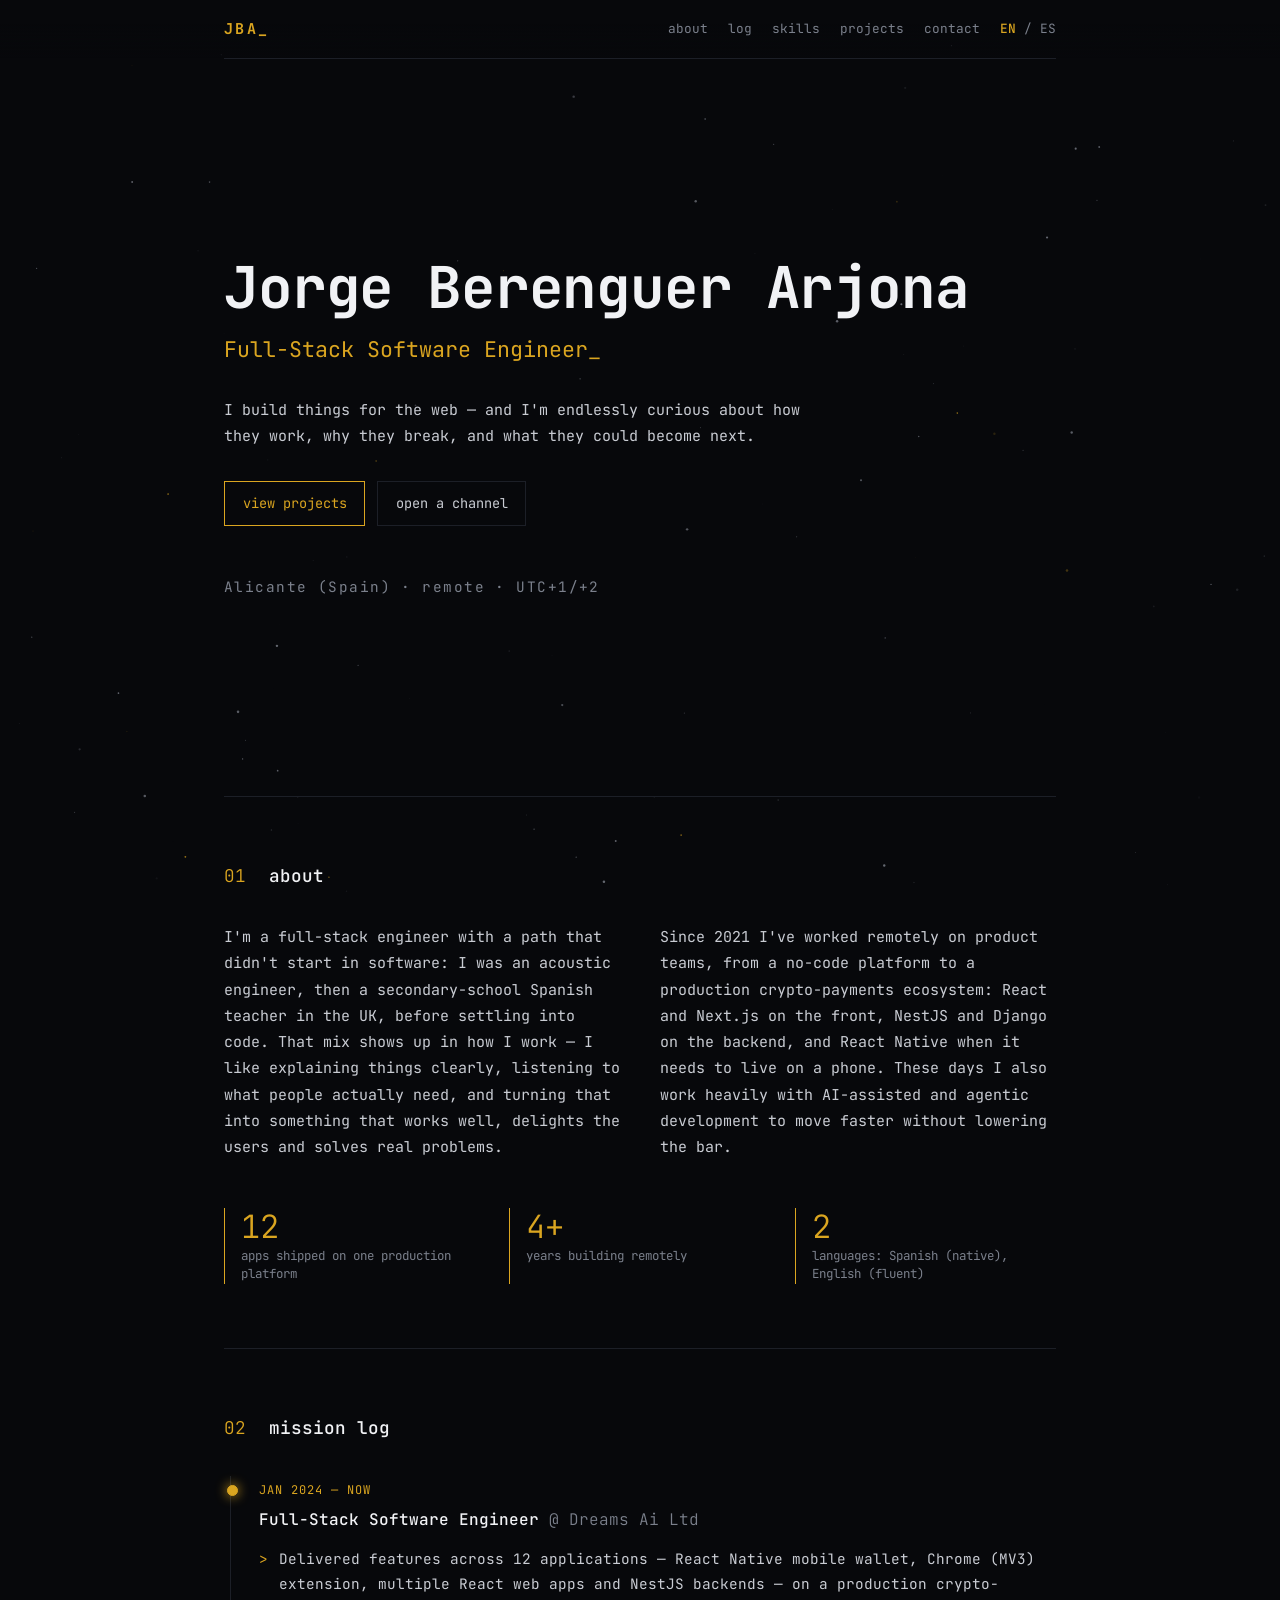
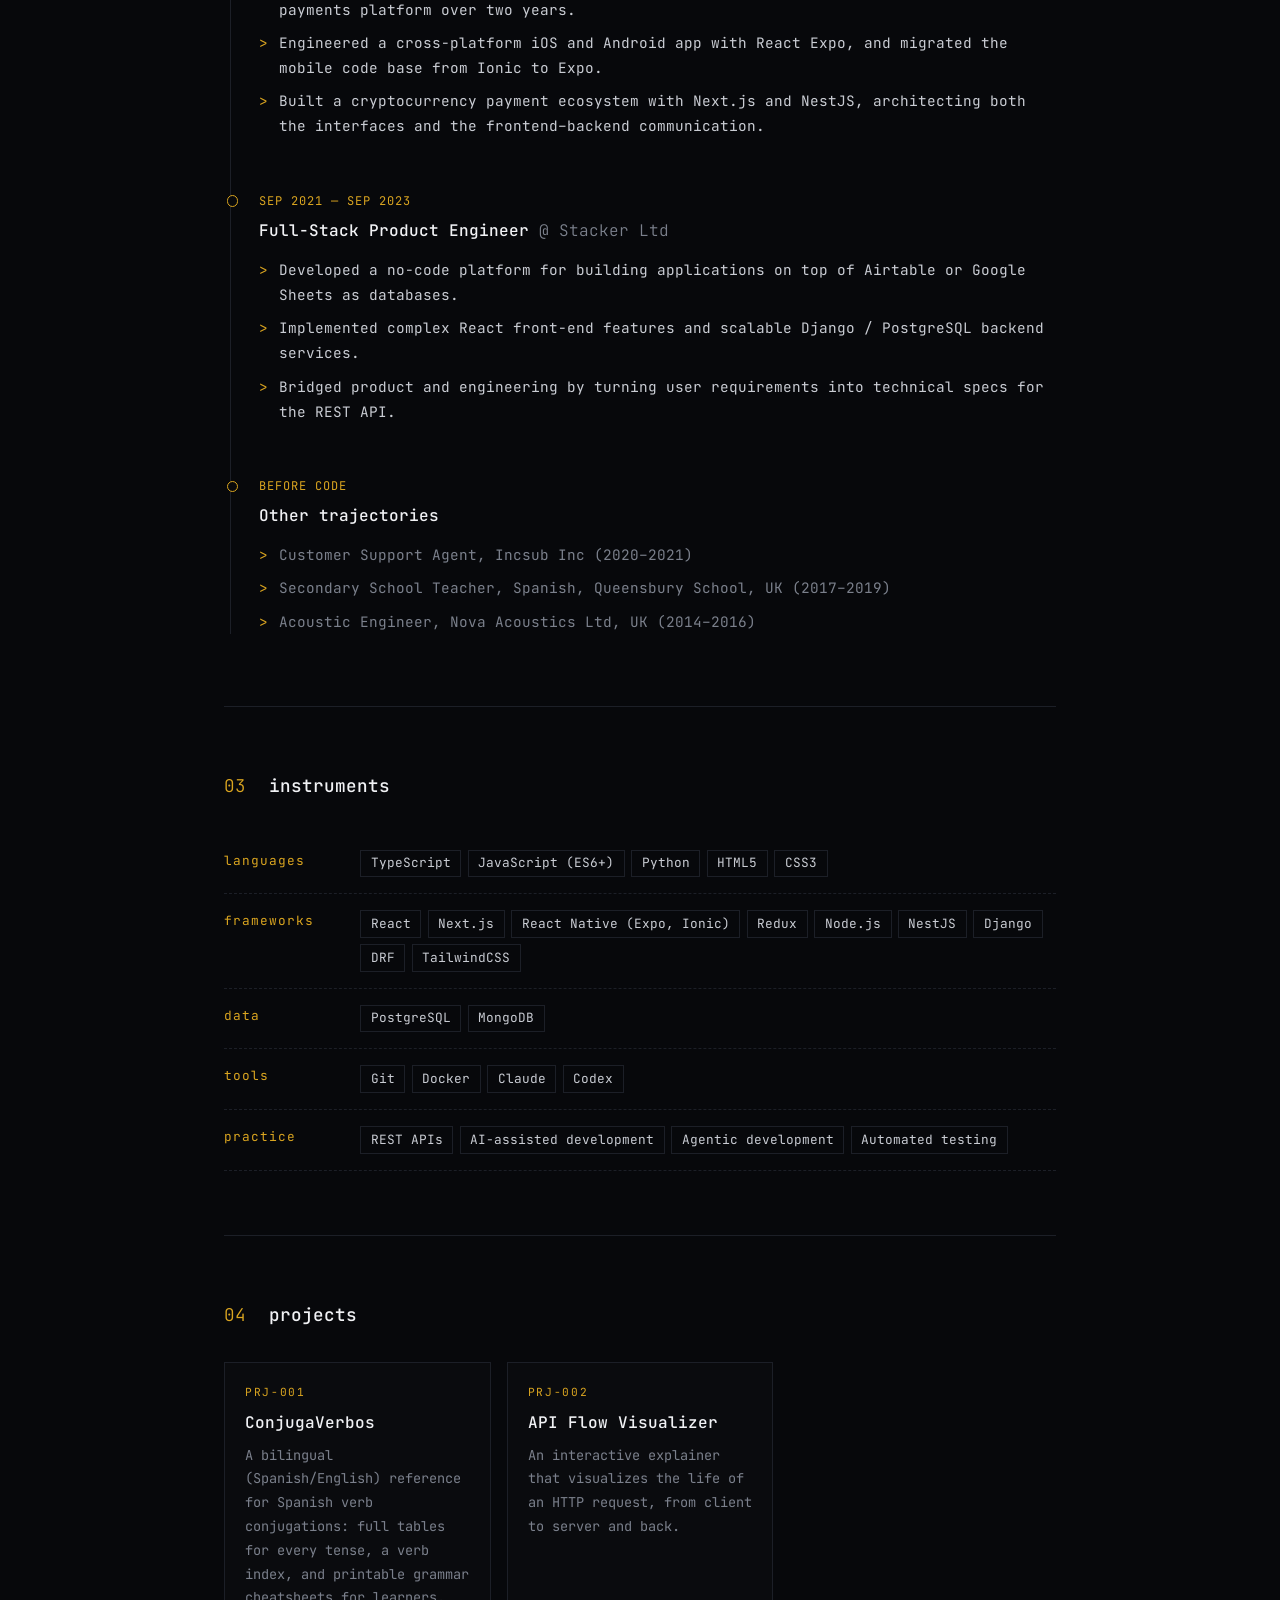
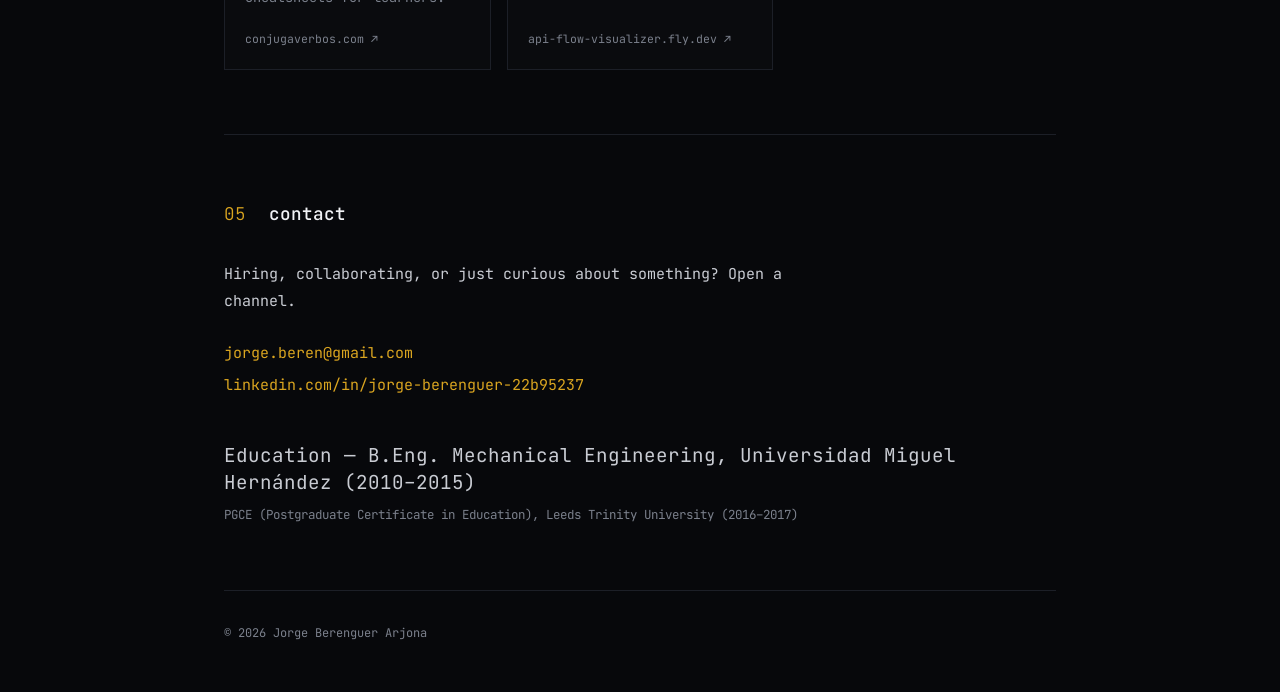
<file: index.html>
<!DOCTYPE html>
<html lang="en">

<head>
  <meta charset="utf-8">
  <meta name="viewport" content="width=device-width, initial-scale=1">
  <title>Jorge Berenguer Arjona — Full-Stack Software Engineer</title>
  <meta name="description"
    content="Full-stack software engineer building web, mobile and crypto-payment products with React, Next.js, NestJS and Django.">
  <meta name="theme-color" content="#07080b">
  <link rel="canonical" href="https://jorgeberen.github.io/">
  <link rel="alternate" hreflang="en" href="https://jorgeberen.github.io/">
  <link rel="alternate" hreflang="es" href="https://jorgeberen.github.io/es/">
  <link rel="alternate" hreflang="x-default" href="https://jorgeberen.github.io/">
  <link rel="icon"
    href="data:image/svg+xml,%3Csvg xmlns='http://www.w3.org/2000/svg' viewBox='0 0 32 32'%3E%3Ccircle cx='16' cy='16' r='5' fill='%23daa520'/%3E%3Ccircle cx='16' cy='16' r='12' fill='none' stroke='%23daa520' stroke-width='1.5' opacity='.5'/%3E%3C/svg%3E">
  <link rel="preconnect" href="https://fonts.googleapis.com">
  <link rel="preconnect" href="https://fonts.gstatic.com" crossorigin>
  <link href="https://fonts.googleapis.com/css2?family=JetBrains+Mono:wght@300;400;500;700&display=swap"
    rel="stylesheet">
  <link rel="stylesheet" href="style.css">
</head>

<body>
  <canvas id="sky" aria-hidden="true"></canvas>

  <header class="top">
    <a href="#top" class="mark">JBA<span class="cursor">_</span></a>
    <nav>
      <a href="#about">about</a>
      <a href="#experience">log</a>
      <a href="#skills">skills</a>
      <a href="#projects">projects</a>
      <a href="#contact">contact</a>
      <span class="lang" aria-label="Language"><b aria-current="true">EN</b> / <a href="es/" hreflang="es"
          lang="es">ES</a></span>
    </nav>
  </header>

  <main id="top">
    <section class="hero">
      <h1>Jorge Berenguer Arjona</h1>
      <p class="role">Full-Stack Software Engineer<span class="cursor">_</span></p>
      <p class="lead">I build things for the web — and I'm endlessly curious about how they work, why
        they break, and what they could become next.</p>
      <div class="cta">
        <a class="btn" href="#projects">view projects</a>
        <a class="btn ghost" href="#contact">open a channel</a>
      </div>
      <p class="coords">Alicante (Spain) · remote · UTC+1/+2</p>
    </section>

    <section id="about">
      <h2><span>01</span> about</h2>
      <div class="cols">
        <p>I'm a full-stack engineer with a path that didn't start in software: I was an acoustic engineer, then a
          secondary-school Spanish teacher in the UK, before settling into code. That mix shows up in how I work — I
          like explaining things clearly, listening to what people actually need, and turning that into something that
          works well, delights the users and solves real problems.</p>
        <p>Since 2021 I've worked remotely on product teams, from a no-code platform to a production crypto-payments
          ecosystem: React and Next.js on the front, NestJS and Django on the backend, and React Native when it needs to
          live on a phone. These days I also work heavily with AI-assisted and agentic development to move faster
          without lowering the bar.</p>
      </div>
      <ul class="facts">
        <li><b>12</b><span>apps shipped on one production platform</span></li>
        <li><b>4+</b><span>years building remotely</span></li>
        <li><b>2</b><span>languages: Spanish (native), English (fluent)</span></li>
      </ul>
    </section>

    <section id="experience">
      <h2><span>02</span> mission log</h2>
      <ol class="log">
        <li>
          <time>Jan 2024 — now</time>
          <h3>Full-Stack Software Engineer <em>@ Dreams Ai Ltd</em></h3>
          <ul>
            <li>Delivered features across 12 applications — React Native mobile wallet, Chrome (MV3) extension, multiple
              React web apps and NestJS backends — on a production crypto-payments platform over two years.</li>
            <li>Engineered a cross-platform iOS and Android app with React Expo, and migrated the mobile code base from
              Ionic to Expo.</li>
            <li>Built a cryptocurrency payment ecosystem with Next.js and NestJS, architecting both the interfaces and
              the frontend–backend communication.</li>
          </ul>
        </li>
        <li>
          <time>Sep 2021 — Sep 2023</time>
          <h3>Full-Stack Product Engineer <em>@ Stacker Ltd</em></h3>
          <ul>
            <li>Developed a no-code platform for building applications on top of Airtable or Google Sheets as databases.
            </li>
            <li>Implemented complex React front-end features and scalable Django / PostgreSQL backend services.</li>
            <li>Bridged product and engineering by turning user requirements into technical specs for the REST API.</li>
          </ul>
        </li>
        <li class="earlier">
          <time>Before code</time>
          <h3>Other trajectories</h3>
          <ul>
            <li>Customer Support Agent, Incsub Inc (2020–2021)</li>
            <li>Secondary School Teacher, Spanish, Queensbury School, UK (2017–2019)</li>
            <li>Acoustic Engineer, Nova Acoustics Ltd, UK (2014–2016)</li>
          </ul>
        </li>
      </ol>
    </section>

    <section id="skills">
      <h2><span>03</span> instruments</h2>
      <dl class="skills">
        <div>
          <dt>languages</dt>
          <dd><i>TypeScript</i><i>JavaScript (ES6+)</i><i>Python</i><i>HTML5</i><i>CSS3</i></dd>
        </div>
        <div>
          <dt>frameworks</dt>
          <dd><i>React</i><i>Next.js</i><i>React Native (Expo,
              Ionic)</i><i>Redux</i><i>Node.js</i><i>NestJS</i><i>Django</i><i>DRF</i><i>TailwindCSS</i></dd>
        </div>
        <div>
          <dt>data</dt>
          <dd><i>PostgreSQL</i><i>MongoDB</i></dd>
        </div>
        <div>
          <dt>tools</dt>
          <dd><i>Git</i><i>Docker</i><i>Claude</i><i>Codex</i></dd>
        </div>
        <div>
          <dt>practice</dt>
          <dd><i>REST APIs</i><i>AI-assisted development</i><i>Agentic development</i><i>Automated testing</i></dd>
        </div>
      </dl>
    </section>

    <section id="projects">
      <h2><span>04</span> projects</h2>
      <div class="grid">
        <!-- Template for a new project card (PRJ-002, ...):
        <a class="card" href="URL" target="_blank" rel="noopener">
          <span class="id">PRJ-001</span>
          <h3>Project name</h3>
          <p>One-line description.</p>
          <span class="tags">React · Node</span>
        </a> -->
        <a class="card" href="https://www.conjugaverbos.com/en" target="_blank" rel="noopener">
          <span class="id">PRJ-001</span>
          <h3>ConjugaVerbos</h3>
          <p>A bilingual (Spanish/English) reference for Spanish verb conjugations: full tables for every tense, a verb
            index, and printable grammar cheatsheets for learners.</p>
          <span class="tags">conjugaverbos.com ↗</span>
        </a>
        <a class="card" href="https://api-flow-visualizer.fly.dev" target="_blank" rel="noopener">
          <span class="id">PRJ-002</span>
          <h3>API Flow Visualizer</h3>
          <p>An interactive explainer that visualizes the life of an HTTP request, from client to server and back.</p>
          <span class="tags">api-flow-visualizer.fly.dev ↗</span>
        </a>
      </div>
    </section>

    <section id="contact">
      <h2><span>05</span> contact</h2>
      <p class="lead">Hiring, collaborating, or just curious about something? Open a channel.</p>
      <ul class="links">
        <li><a href="mailto:jorge.beren@gmail.com">jorge.beren@gmail.com</a></li>
        <li><a href="https://linkedin.com/in/jorge-berenguer-22b95237" target="_blank"
            rel="noopener">linkedin.com/in/jorge-berenguer-22b95237</a></li>
      </ul>
      <div class="edu">
        <p class="edu-main">Education — B.Eng. Mechanical Engineering, Universidad Miguel Hernández (2010–2015)</p>
        <p class="edu-sub">PGCE (Postgraduate Certificate in Education), Leeds Trinity University (2016–2017)</p>
      </div>
    </section>
  </main>

  <footer>
    <span>© <span id="year">2026</span> Jorge Berenguer Arjona</span>
  </footer>

  <script src="main.js"></script>
</body>

</html>
</file>
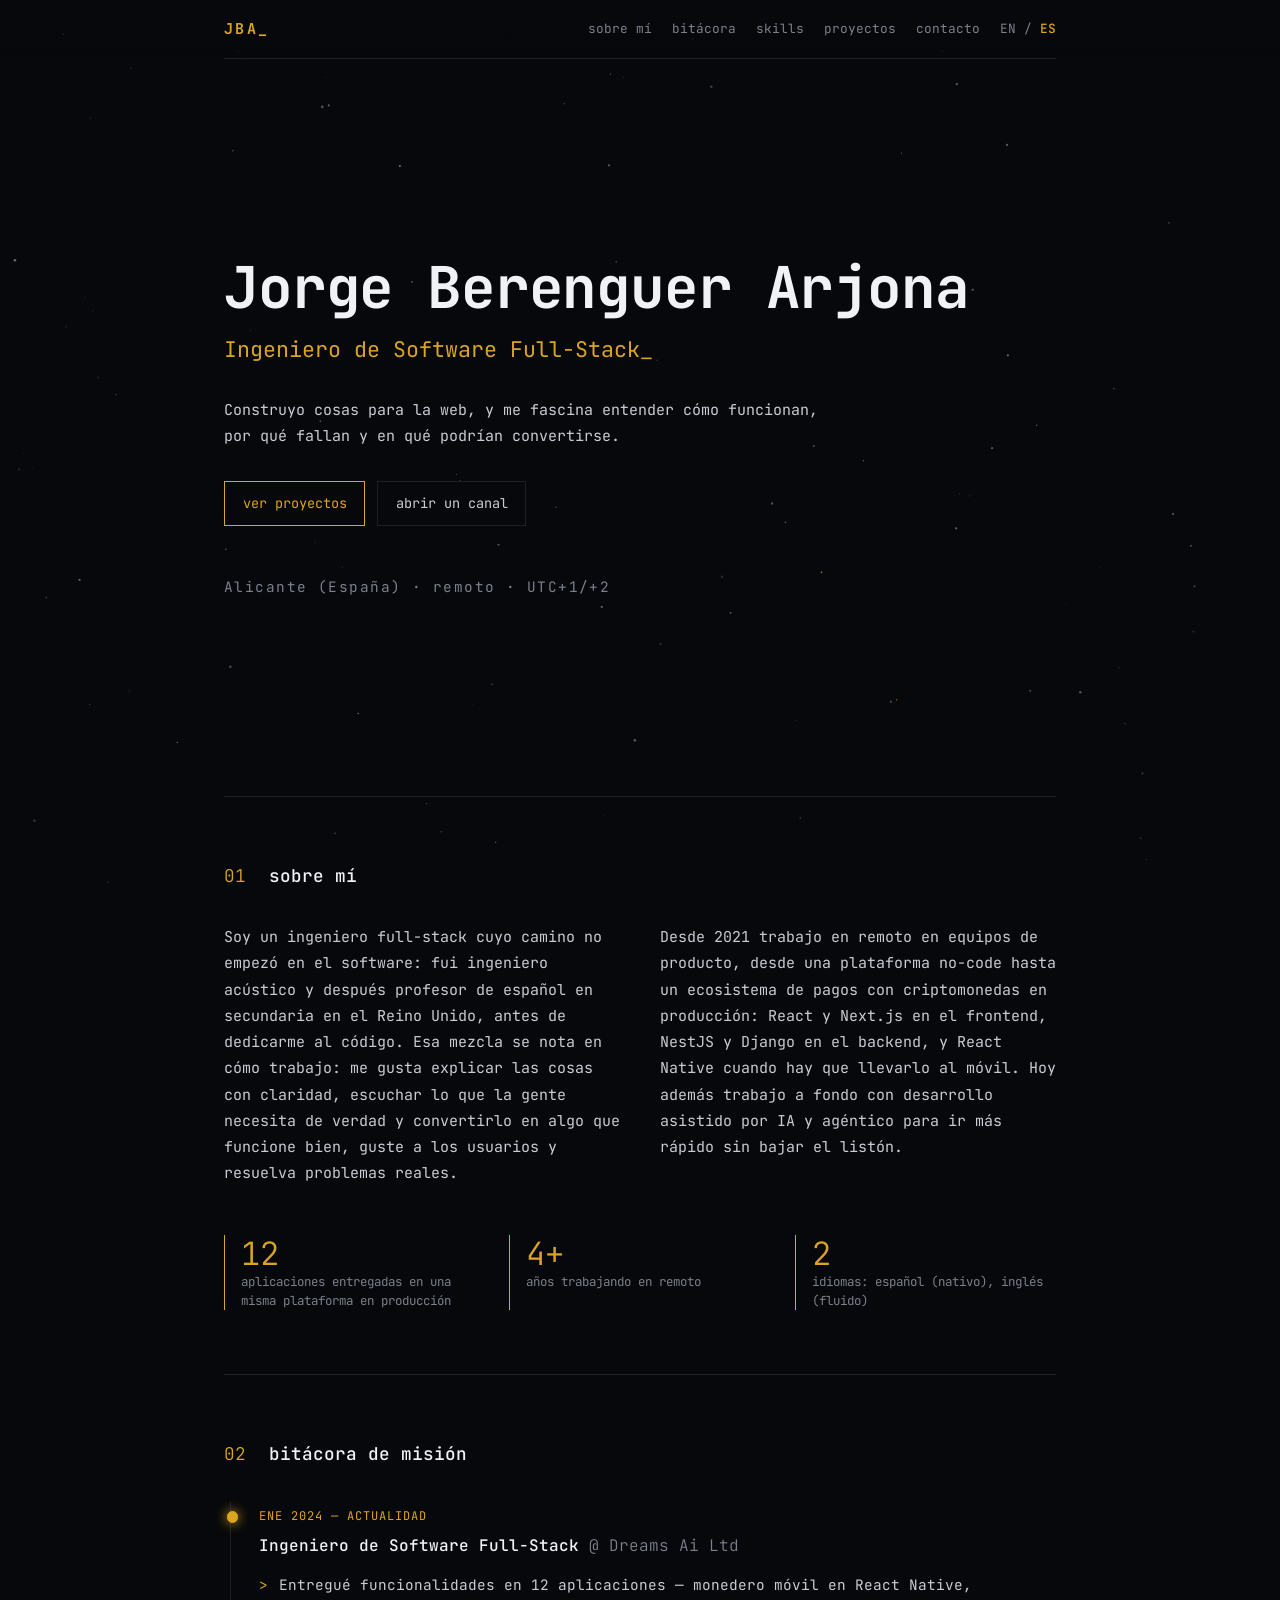
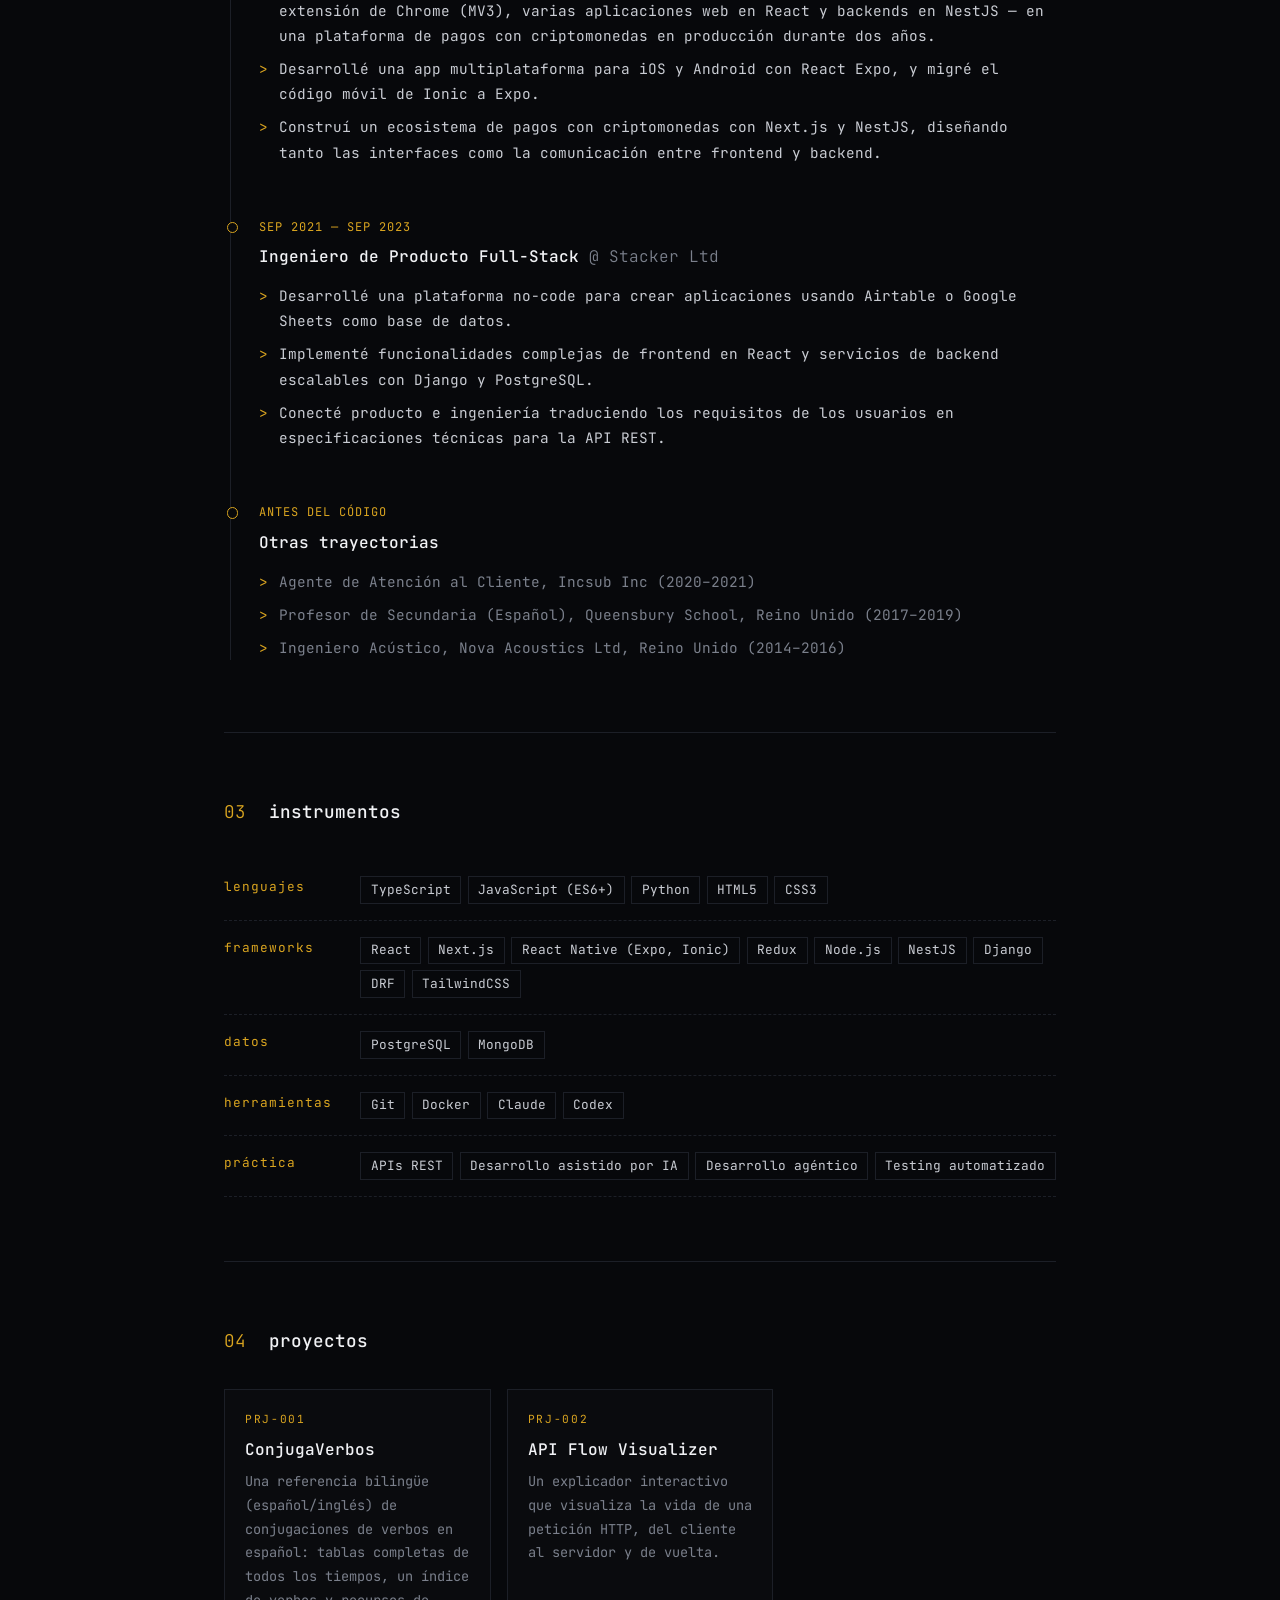
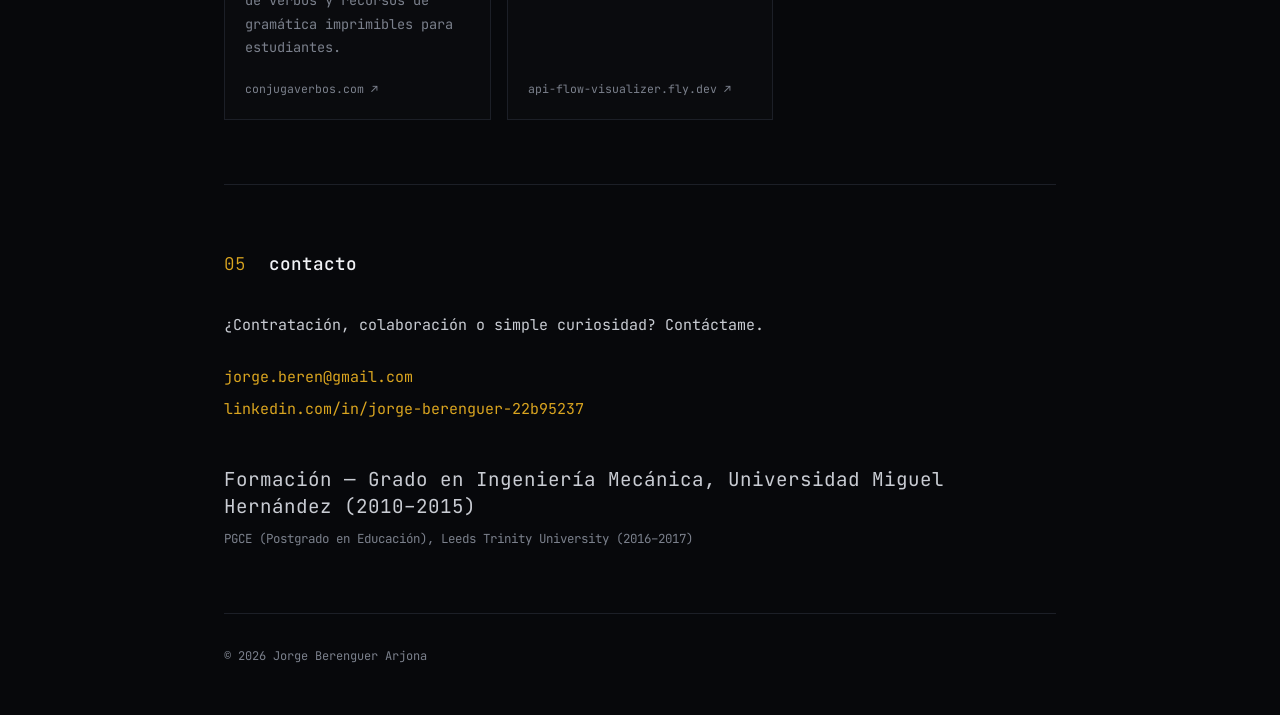
<file: es/index.html>
<!DOCTYPE html>
<html lang="es">

<head>
  <meta charset="utf-8">
  <meta name="viewport" content="width=device-width, initial-scale=1">
  <title>Jorge Berenguer Arjona — Ingeniero de Software Full-Stack</title>
  <meta name="description"
    content="Ingeniero de software full-stack que construye productos web, móviles y de pagos con criptomonedas con React, Next.js, NestJS y Django.">
  <meta name="theme-color" content="#07080b">
  <link rel="canonical" href="https://jorgeberen.github.io/es/">
  <link rel="alternate" hreflang="en" href="https://jorgeberen.github.io/">
  <link rel="alternate" hreflang="es" href="https://jorgeberen.github.io/es/">
  <link rel="alternate" hreflang="x-default" href="https://jorgeberen.github.io/">
  <link rel="icon"
    href="data:image/svg+xml,%3Csvg xmlns='http://www.w3.org/2000/svg' viewBox='0 0 32 32'%3E%3Ccircle cx='16' cy='16' r='5' fill='%23daa520'/%3E%3Ccircle cx='16' cy='16' r='12' fill='none' stroke='%23daa520' stroke-width='1.5' opacity='.5'/%3E%3C/svg%3E">
  <link rel="preconnect" href="https://fonts.googleapis.com">
  <link rel="preconnect" href="https://fonts.gstatic.com" crossorigin>
  <link href="https://fonts.googleapis.com/css2?family=JetBrains+Mono:wght@300;400;500;700&display=swap"
    rel="stylesheet">
  <link rel="stylesheet" href="../style.css">
</head>

<body>
  <canvas id="sky" aria-hidden="true"></canvas>

  <header class="top">
    <a href="#top" class="mark">JBA<span class="cursor">_</span></a>
    <nav>
      <a href="#about">sobre mí</a>
      <a href="#experience">bitácora</a>
      <a href="#skills">skills</a>
      <a href="#projects">proyectos</a>
      <a href="#contact">contacto</a>
      <span class="lang" aria-label="Idioma"><a href="../" hreflang="en" lang="en">EN</a> / <b
          aria-current="true">ES</b></span>
    </nav>
  </header>

  <main id="top">
    <section class="hero">
      <h1>Jorge Berenguer Arjona</h1>
      <p class="role">Ingeniero de Software Full-Stack<span class="cursor">_</span></p>
      <p class="lead">Construyo cosas para la web, y me fascina entender cómo funcionan, por qué fallan y en qué
        podrían convertirse.</p>
      <div class="cta">
        <a class="btn" href="#projects">ver proyectos</a>
        <a class="btn ghost" href="#contact">abrir un canal</a>
      </div>
      <p class="coords">Alicante (España) · remoto · UTC+1/+2</p>
    </section>

    <section id="about">
      <h2><span>01</span> sobre mí</h2>
      <div class="cols">
        <p>Soy un ingeniero full-stack cuyo camino no empezó en el software: fui ingeniero acústico y después profesor
          de español en secundaria en el Reino Unido, antes de dedicarme al código. Esa mezcla se nota en cómo trabajo:
          me gusta explicar las cosas con claridad, escuchar lo que la gente necesita de verdad y convertirlo en algo
          que funcione bien, guste a los usuarios y resuelva problemas reales.</p>
        <p>Desde 2021 trabajo en remoto en equipos de producto, desde una plataforma no-code hasta un ecosistema de
          pagos con criptomonedas en producción: React y Next.js en el frontend, NestJS y Django en el backend, y React
          Native
          cuando hay que llevarlo al móvil. Hoy además trabajo a fondo con desarrollo asistido por IA y agéntico para
          ir más rápido sin bajar el listón.</p>
      </div>
      <ul class="facts">
        <li><b>12</b><span>aplicaciones entregadas en una misma plataforma en producción</span></li>
        <li><b>4+</b><span>años trabajando en remoto</span></li>
        <li><b>2</b><span>idiomas: español (nativo), inglés (fluido)</span></li>
      </ul>
    </section>

    <section id="experience">
      <h2><span>02</span> bitácora de misión</h2>
      <ol class="log">
        <li>
          <time>Ene 2024 — actualidad</time>
          <h3>Ingeniero de Software Full-Stack <em>@ Dreams Ai Ltd</em></h3>
          <ul>
            <li>Entregué funcionalidades en 12 aplicaciones — monedero móvil en React Native, extensión de Chrome (MV3),
              varias aplicaciones web en React y backends en NestJS — en una plataforma de pagos con criptomonedas en
              producción durante dos años.</li>
            <li>Desarrollé una app multiplataforma para iOS y Android con React Expo, y migré el código móvil de Ionic a
              Expo.</li>
            <li>Construí un ecosistema de pagos con criptomonedas con Next.js y NestJS, diseñando tanto las interfaces
              como la comunicación entre frontend y backend.</li>
          </ul>
        </li>
        <li>
          <time>Sep 2021 — Sep 2023</time>
          <h3>Ingeniero de Producto Full-Stack <em>@ Stacker Ltd</em></h3>
          <ul>
            <li>Desarrollé una plataforma no-code para crear aplicaciones usando Airtable o Google Sheets como base de
              datos.</li>
            <li>Implementé funcionalidades complejas de frontend en React y servicios de backend escalables con Django y
              PostgreSQL.</li>
            <li>Conecté producto e ingeniería traduciendo los requisitos de los usuarios en especificaciones técnicas
              para la API REST.</li>
          </ul>
        </li>
        <li class="earlier">
          <time>Antes del código</time>
          <h3>Otras trayectorias</h3>
          <ul>
            <li>Agente de Atención al Cliente, Incsub Inc (2020–2021)</li>
            <li>Profesor de Secundaria (Español), Queensbury School, Reino Unido (2017–2019)</li>
            <li>Ingeniero Acústico, Nova Acoustics Ltd, Reino Unido (2014–2016)</li>
          </ul>
        </li>
      </ol>
    </section>

    <section id="skills">
      <h2><span>03</span> instrumentos</h2>
      <dl class="skills">
        <div>
          <dt>lenguajes</dt>
          <dd><i>TypeScript</i><i>JavaScript (ES6+)</i><i>Python</i><i>HTML5</i><i>CSS3</i></dd>
        </div>
        <div>
          <dt>frameworks</dt>
          <dd><i>React</i><i>Next.js</i><i>React Native (Expo,
              Ionic)</i><i>Redux</i><i>Node.js</i><i>NestJS</i><i>Django</i><i>DRF</i><i>TailwindCSS</i></dd>
        </div>
        <div>
          <dt>datos</dt>
          <dd><i>PostgreSQL</i><i>MongoDB</i></dd>
        </div>
        <div>
          <dt>herramientas</dt>
          <dd><i>Git</i><i>Docker</i><i>Claude</i><i>Codex</i></dd>
        </div>
        <div>
          <dt>práctica</dt>
          <dd><i>APIs REST</i><i>Desarrollo asistido por IA</i><i>Desarrollo agéntico</i><i>Testing automatizado</i>
          </dd>
        </div>
      </dl>
    </section>

    <section id="projects">
      <h2><span>04</span> proyectos</h2>
      <div class="grid">
        <a class="card" href="https://www.conjugaverbos.com/" target="_blank" rel="noopener">
          <span class="id">PRJ-001</span>
          <h3>ConjugaVerbos</h3>
          <p>Una referencia bilingüe (español/inglés) de conjugaciones de verbos en español: tablas completas de todos
            los tiempos, un índice de verbos y recursos de gramática imprimibles para estudiantes.</p>
          <span class="tags">conjugaverbos.com ↗</span>
        </a>
        <a class="card" href="https://api-flow-visualizer.fly.dev" target="_blank" rel="noopener">
          <span class="id">PRJ-002</span>
          <h3>API Flow Visualizer</h3>
          <p>Un explicador interactivo que visualiza la vida de una petición HTTP, del cliente al servidor y de vuelta.
          </p>
          <span class="tags">api-flow-visualizer.fly.dev ↗</span>
        </a>
      </div>
    </section>

    <section id="contact">
      <h2><span>05</span> contacto</h2>
      <p class="lead">¿Contratación, colaboración o simple curiosidad? Contáctame.</p>
      <ul class="links">
        <li><a href="mailto:jorge.beren@gmail.com">jorge.beren@gmail.com</a></li>
        <li><a href="https://linkedin.com/in/jorge-berenguer-22b95237" target="_blank"
            rel="noopener">linkedin.com/in/jorge-berenguer-22b95237</a></li>
      </ul>
      <div class="edu">
        <p class="edu-main">Formación — Grado en Ingeniería Mecánica, Universidad Miguel Hernández (2010–2015)</p>
        <p class="edu-sub">PGCE (Postgrado en Educación), Leeds Trinity University (2016–2017)</p>
      </div>
    </section>
  </main>

  <footer>
    <span>© <span id="year">2026</span> Jorge Berenguer Arjona</span>
  </footer>

  <script src="../main.js"></script>
</body>

</html>
</file>
<file: style.css>
:root {
  --bg: #07080b;
  --fg: #c9ccd3;
  --dim: #7b808c;
  --line: #1c1f27;
  --gold: goldenrod;
  --gold-soft: rgba(218, 165, 32, 0.12);
  --mono: "JetBrains Mono", ui-monospace, "SF Mono", Menlo, Consolas, monospace;
}

* { box-sizing: border-box; margin: 0; padding: 0; }
html { scroll-behavior: smooth; scroll-padding-top: 4rem; }

body {
  background: var(--bg);
  color: var(--fg);
  font-family: var(--mono);
  font-size: 15px;
  line-height: 1.75;
  -webkit-font-smoothing: antialiased;
}

#sky { position: fixed; inset: 0; width: 100%; height: 100%; z-index: 0; }

a { color: inherit; text-decoration: none; }
::selection { background: var(--gold); color: #000; }

header, main, footer { position: relative; z-index: 1; }
main, .top, footer { width: min(100% - 2rem, 52rem); margin-inline: auto; }

/* nav */
.top {
  position: sticky; top: 0; z-index: 5;
  display: flex; justify-content: space-between; align-items: center;
  padding: 1rem 0;
  max-width: none; width: 100%; padding-inline: max(1rem, calc((100% - 52rem) / 2));
  background: linear-gradient(var(--bg) 40%, transparent);
}
.mark { color: var(--gold); font-weight: 700; letter-spacing: .15em; }
.top nav { display: flex; gap: 1.25rem; font-size: .8rem; }
.top nav a { color: var(--dim); transition: color .2s; }
.top nav a:hover { color: var(--gold); }

.cursor { color: var(--gold); animation: blink 1.1s steps(1) infinite; }
@keyframes blink { 50% { opacity: 0; } }

/* hero */
.hero { min-height: 82vh; display: flex; flex-direction: column; justify-content: center; padding: 4rem 0; }
.eyebrow { color: var(--gold); font-size: .8rem; letter-spacing: .1em; margin-bottom: 1rem; }
h1 { font-size: clamp(2rem, 7vw, 3.6rem); line-height: 1.1; font-weight: 700; color: #f1f2f5; letter-spacing: -.02em; }
.role { color: var(--gold); font-size: clamp(1rem, 3vw, 1.35rem); margin-top: .75rem; }
.lead { max-width: 38rem; margin-top: 1.75rem; color: var(--fg); }
.cta { display: flex; flex-wrap: wrap; gap: .75rem; margin-top: 2rem; }
.btn {
  padding: .6rem 1.1rem; border: 1px solid var(--gold); color: var(--gold);
  font-size: .85rem; transition: background .2s, color .2s;
}
.btn:hover, .btn:focus-visible { background: var(--gold); color: #000; }
.btn.ghost { border-color: var(--line); color: var(--fg); }
.btn.ghost:hover { border-color: var(--gold); background: transparent; color: var(--gold); }
.coords { margin-top: 3rem; font-size: .9rem; color: var(--dim); letter-spacing: .1em; }

/* sections */
section { padding: 4rem 0; border-top: 1px solid var(--line); }
section h2 { font-size: 1.1rem; font-weight: 500; color: #f1f2f5; margin-bottom: 2rem; text-transform: lowercase; }
section h2 span { color: var(--gold); margin-right: .75rem; font-weight: 300; }

.cols { display: grid; gap: 1.25rem; }
@media (min-width: 760px) { .cols { grid-template-columns: 1fr 1fr; gap: 2.5rem; } }

.facts { list-style: none; display: grid; gap: 1.5rem; margin-top: 3rem; }
@media (min-width: 600px) { .facts { grid-template-columns: repeat(3, 1fr); } }
.facts li { border-left: 1px solid var(--gold); padding-left: 1rem; }
.facts b { display: block; color: var(--gold); font-size: 2rem; font-weight: 300; line-height: 1.2; }
.facts span { font-size: .78rem; color: var(--dim); line-height: 1.5; display: block; }

/* log */
.log { list-style: none; border-left: 1px solid var(--line); margin-left: .4rem; }
.log > li { position: relative; padding: 0 0 2.5rem 1.75rem; }
.log > li:last-child { padding-bottom: 0; }
.log > li::before {
  content: ""; position: absolute; left: -.3rem; top: .55rem;
  width: .6rem; height: .6rem; border-radius: 50%;
  background: var(--bg); border: 1px solid var(--gold);
}
.log > li:first-child::before { background: var(--gold); box-shadow: 0 0 12px var(--gold); }
.log time { font-size: .75rem; color: var(--gold); letter-spacing: .08em; text-transform: uppercase; }
.log h3 { font-size: 1rem; font-weight: 500; color: #f1f2f5; margin: .25rem 0 .75rem; }
.log h3 em { font-style: normal; color: var(--dim); font-weight: 300; }
.log ul { list-style: none; }
.log ul li { position: relative; padding-left: 1.25rem; margin-bottom: .5rem; color: var(--fg); font-size: .9rem; }
.log ul li::before { content: ">"; position: absolute; left: 0; color: var(--gold); }
.earlier ul li { color: var(--dim); }

/* skills */
.skills > div { display: grid; gap: .5rem; padding: 1rem 0; border-bottom: 1px dashed var(--line); }
@media (min-width: 700px) { .skills > div { grid-template-columns: 8rem 1fr; } }
.skills dt { color: var(--gold); font-size: .8rem; letter-spacing: .08em; }
.skills dd { display: flex; flex-wrap: wrap; gap: .4rem; }
.skills i {
  font-style: normal; font-size: .8rem; padding: .1rem .6rem;
  border: 1px solid var(--line); transition: border-color .2s, color .2s;
}
.skills i:hover { border-color: var(--gold); color: var(--gold); }

/* projects */
.note { color: var(--dim); margin: -1rem 0 1.5rem; font-size: .85rem; }
.grid { display: grid; gap: 1rem; }
@media (min-width: 700px) { .grid { grid-template-columns: repeat(3, 1fr); } }
.card {
  display: flex; flex-direction: column; gap: .4rem; padding: 1.25rem;
  border: 1px solid var(--line); background: rgba(255,255,255,.015);
  transition: border-color .25s, transform .25s, background .25s;
}
.card:hover { border-color: var(--gold); background: var(--gold-soft); transform: translateY(-3px); }
.card .id { font-size: .7rem; color: var(--gold); letter-spacing: .15em; }
.card h3 { font-size: 1rem; font-weight: 500; color: #f1f2f5; }
.card p { font-size: .85rem; color: var(--dim); flex: 1; }
.card .tags { font-size: .72rem; color: var(--dim); margin-top: .75rem; }
.card.pending { border-style: dashed; cursor: default; }
.card.pending h3 { color: var(--dim); }

/* contact */
.links { list-style: none; margin-top: 1.5rem; }
.links a {
  display: inline-block; color: var(--gold); border-bottom: 1px solid transparent;
  padding: .15rem 0; overflow-wrap: anywhere; transition: border-color .2s;
}
.links a:hover { border-color: var(--gold); }
.edu { margin-top: 2.5rem; }
.edu .edu-main { font-size: 1.2rem; line-height: 1.4; color: var(--fg); }
.edu .edu-sub { font-size: .78rem; color: var(--dim); margin-top: .5rem; }

footer {
  display: flex; flex-wrap: wrap; justify-content: space-between; gap: .5rem;
  padding: 2rem 0 3rem; border-top: 1px solid var(--line);
  font-size: .75rem; color: var(--dim);
}

a:focus-visible { outline: 2px solid var(--gold); outline-offset: 3px; }

@media (max-width: 520px) {
  .top { flex-wrap: wrap; gap: .25rem 1rem; }
  .top nav { flex-wrap: wrap; gap: .1rem .8rem; font-size: .72rem; }
  .top nav > * { white-space: nowrap; }
}

@media (prefers-reduced-motion: reduce) {
  html { scroll-behavior: auto; }
  .cursor { animation: none; }
  .card { transition: none; }
}

/* language switch */
.lang { color: var(--dim); }
.lang b { color: var(--gold); font-weight: 500; }
.lang a:hover { color: var(--gold); }
</file>
